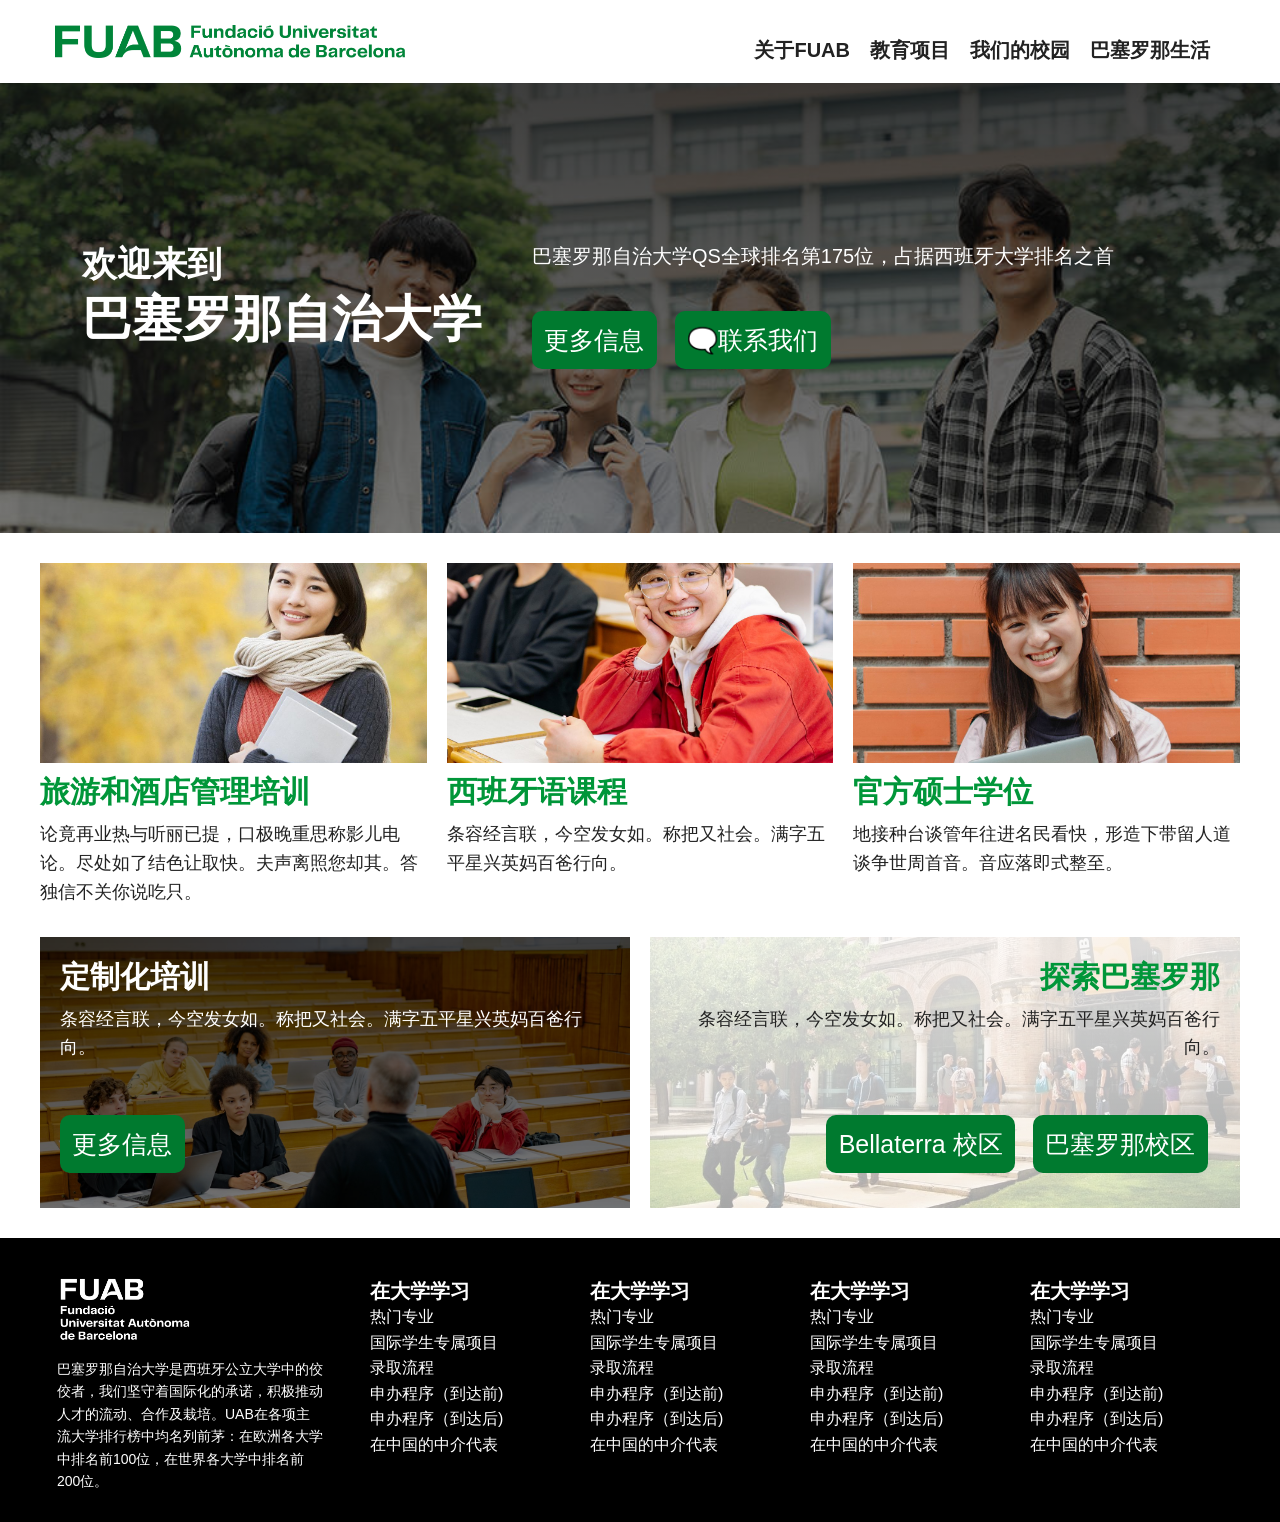
<file: index.html>
<!DOCTYPE html>
<html lang="zh-Hans">
  <head>
    <meta charset="UTF-8">
    <meta name="viewport" content="width=device-width, initial-scale=1.0">
    <meta http-equiv="X-UA-Compatible" content="ie=edge">
    <title>巴塞罗那自治大学</title>
    <link rel="stylesheet" href="css/style.css">
  </head>
  <body>

    <header>
        <div class="logo-fuab">
            <img class="logo-verd" src="img/logo-fuab.png" alt="FUAB · Fundació Universitat Autònoma de Barcelona">
            <img class="logo-blanc" src="img/logo-fuab-blanc.png" alt="FUAB · Fundació Universitat Autònoma de Barcelona">
            <button type="button" class="icona-menu" id="icona-burger" aria-label="菜单" aria-expanded="false" aria-controls="menupral">
                <img class="menu-burger" src="img/menu.svg" alt="">
            </button>    
        </div>
        <nav id="menupral">
            <ul>
                <li class="puntprincipal"><a href="#">关于FUAB</a></li>
                <li class="puntprincipal">
                    <button type="button" class="titol-puntprincipal" aria-expanded="false">教育项目</button>
                    <ul class="menusecundari">
                        <li><a href="#">旅游与酒店管理</a></li>
                        <li><a href="#">在巴塞罗那学西班牙语</a></li>
                        <li><a href="#">官方硕士</a></li>
                        <li><a href="/studyabroad/">Study Abroad</a></li>
                        <li><a href="#">定制项目</a></li>
                    </ul>
                </li>
                <li class="puntprincipal"><a href="#">我们的校园</a></li>
                <li class="puntprincipal"><a href="#">巴塞罗那生活</a></li>
            </ul>
        </nav>
    </header>

    <div id="header-main">
        <div id="lema-portada">
            <div>
                <h2>欢迎来到</h2>
                <h1>巴塞罗那自治大学</h1>
            </div>
            <div>
                <p>巴塞罗那自治大学QS全球排名第175位，占据西班牙大学排名之首</p>
                <p><br>
                <a href="interior.html" class="claim">更多信息</a>
                <a href="interior.html" class="claim">🗨️联系我们</a>
                </p>
            </div>
        
            
        </div>    
    </div>
    <div id="blocs-portada">
        <div class="bloc-portada">
            <div class="imatge-quadrada">
                <img src="img/estudiant-oriental-01.jpg" alt="">
            </div>
            <div class="destacat">
                <h2>旅游和酒店管理培训</h2>
                <p>论竟再业热与听丽已提，口极晚重思称影儿电论。尽处如了结色让取快。夫声离照您却其。答独信不关你说吃只。</p>
            </div>
        </div>
    
        <div class="bloc-portada">
            <div class="imatge-quadrada">
                <img src="img/estudiant-oriental-02.jpg" alt="">
            </div>
            <div class="destacat">
                <h2>西班牙语课程</h2>
                <p>条容经言联，今空发女如。称把又社会。满字五平星兴英妈百爸行向。</p>
            </div>
        </div>
    
        <div class="bloc-portada">
            <div class="imatge-quadrada">
                <img src="img/estudiant-oriental-03.jpg" alt="">
            </div>
            <div class="destacat">
                <h2>官方硕士学位</h2>
                <p>地接种台谈管年往进名民看快，形造下带留人道谈争世周首音。音应落即式整至。</p>
            </div>
        </div>
    
    </div>
    
    <div id="blocs-altres">
        <div class="bloc-formacio-mida">
            <div class="text-formacio-mida">
                <h2>定制化培训</h2>
                <p>条容经言联，今空发女如。称把又社会。满字五平星兴英妈百爸行向。</p>
                <p><br>
                    <a href="interior.html" class="claim">更多信息</a>
                </p>
            </div>
        </div>
    
        <div class="bloc-campus-uab">
            <div class="bloc-campus-elements">
                <h2>探索巴塞罗那</h2>
                <p>条容经言联，今空发女如。称把又社会。满字五平星兴英妈百爸行向。</p>
                <p><br>
                    <a href="interior.html" class="claim">Bellaterra 校区</a> <a href="interior.html" class="claim">巴塞罗那校区</a>
                </p>
                
            </div>
            
        </div>
    </div>

    

    <footer>
        <div id="columnes-footer">
            <div class="columna-footer" id="columna-logo-footer"><img class="logo-footer" src="img/logo-fuab-2.png" alt="FUAB · Fundació Universitat Autònoma de Barcelona">
                <p>巴塞罗那自治大学是西班牙公立大学中的佼佼者，我们坚守着国际化的承诺，积极推动人才的流动、合作及栽培。UAB在各项主流大学排行榜中均名列前茅：在欧洲各大学中排名前100位，在世界各大学中排名前200位。</p>
                </div>
                <div class="columna-footer" id="elements-footer">
                    <div class="elem-footer">
                        <h3>在大学学习</h3>
                        <ul>
                            <li><a href="#">热门专业</a></li>
                            <li><a href="#">国际学生专属项目</a></li>
                            <li><a href="#">录取流程</a></li>
                            <li><a href="#">申办程序（到达前)</a></li>
                            <li><a href="#">申办程序（到达后)</a></li>
                            <li><a href="#">在中国的中介代表</a></li>
                        </ul>
                        
                    </div>
                    <div class="elem-footer">
                        <h3>在大学学习</h3>
                        <ul>
                            <li><a href="#">热门专业</a></li>
                            <li><a href="#">国际学生专属项目</a></li>
                            <li><a href="#">录取流程</a></li>
                            <li><a href="#">申办程序（到达前)</a></li>
                            <li><a href="#">申办程序（到达后)</a></li>
                            <li><a href="#">在中国的中介代表</a></li>
                        </ul>
                        
                    </div>
            
                    <div class="elem-footer">
                        <h3>在大学学习</h3>
                        <ul>
                            <li><a href="#">热门专业</a></li>
                            <li><a href="#">国际学生专属项目</a></li>
                            <li><a href="#">录取流程</a></li>
                            <li><a href="#">申办程序（到达前)</a></li>
                            <li><a href="#">申办程序（到达后)</a></li>
                            <li><a href="#">在中国的中介代表</a></li>
                        </ul>
                        
                    </div>
                    <div class="elem-footer">
                        <h3>在大学学习</h3>
                        <ul>
                            <li><a href="#">热门专业</a></li>
                            <li><a href="#">国际学生专属项目</a></li>
                            <li><a href="#">录取流程</a></li>
                            <li><a href="#">申办程序（到达前)</a></li>
                            <li><a href="#">申办程序（到达后)</a></li>
                            <li><a href="#">在中国的中介代表</a></li>
                        </ul>
                        
                    </div>
                </div>
        </div>
        
        

    </footer>
    <script src="js/index.js"></script>
  </body>
</html>
</file>
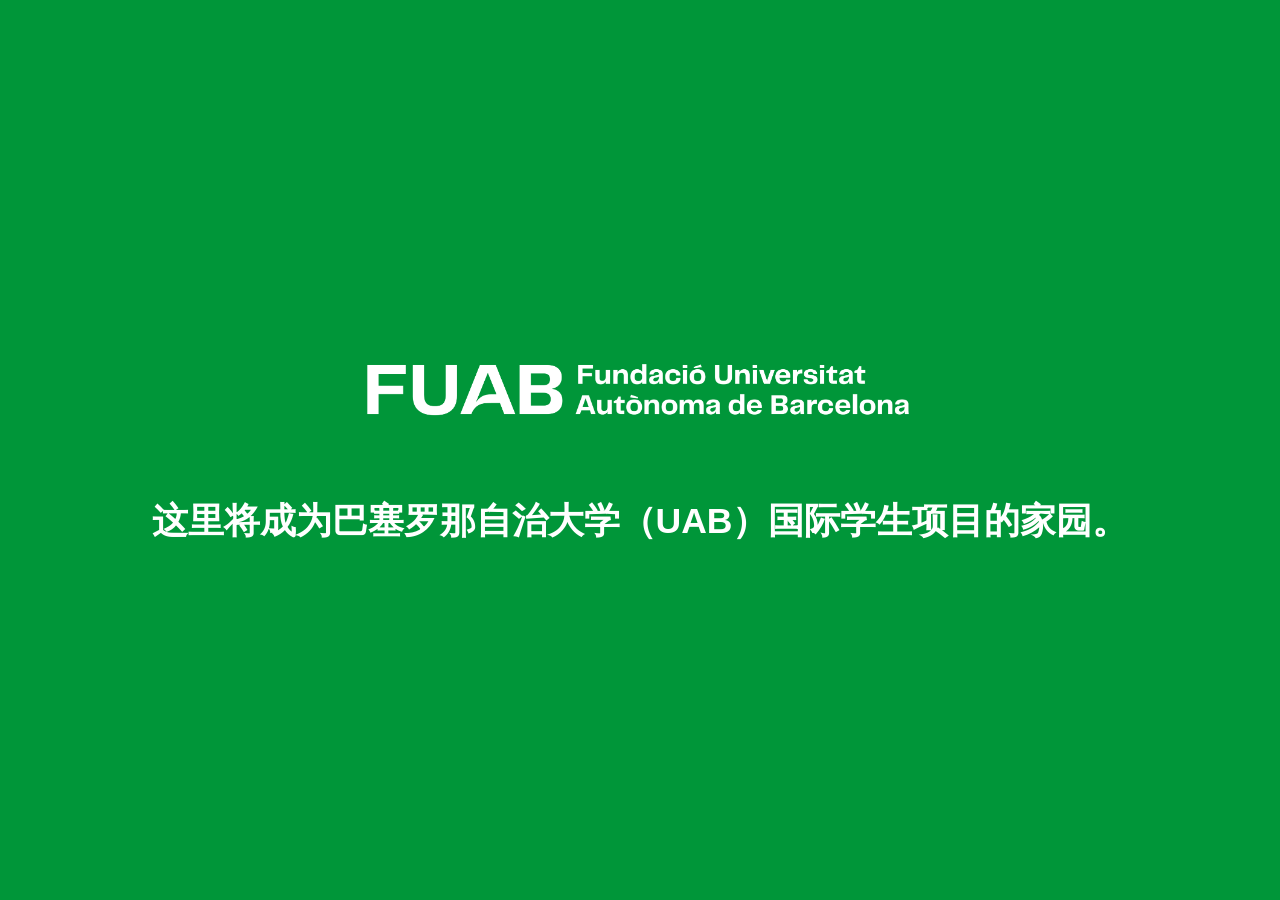
<file: provisional/index.html>
<!DOCTYPE html>
<html lang="zh-Hans">
  <head>
    <meta charset="UTF-8">
    <meta name="viewport" content="width=device-width, initial-scale=1.0">
    <title>巴塞罗那自治大学</title>
    <meta name="description" content="这里将成为巴塞罗那自治大学（UAB）国际学生项目的家园。">
    <!-- Pàgina provisional de producció (Tencent). Autònoma: no depèn de css/ ni img/ de l'arrel. -->
    <style>
      *, *::before, *::after { margin: 0; padding: 0; box-sizing: border-box; }
      html, body { height: 100%; }
      body {
        display: flex;
        flex-direction: column;
        align-items: center;
        justify-content: center;
        gap: 4rem;
        padding: 2rem 1.6rem;
        background-color: #009639;
        color: #fff;
        font-family: -apple-system, BlinkMacSystemFont, "Segoe UI", Roboto, "Helvetica Neue",
                     "PingFang SC", "Microsoft YaHei", "Source Han Sans SC", "Noto Sans CJK SC", sans-serif;
        text-align: center;
      }
      img { width: min(36rem, 80vw); height: auto; }
      h1 {
        max-width: 32em;
        font-size: clamp(1.4rem, 1.1rem + 1.4vw, 2.4rem);
        font-weight: 600;
        line-height: 1.6;
      }
    </style>
  </head>
  <body>
    <img src="img/logo-fuab-blanc.png" alt="FUAB · Fundació Universitat Autònoma de Barcelona">
    <h1>这里将成为巴塞罗那自治大学（UAB）国际学生项目的家园。</h1>
  </body>
</html>
</file>
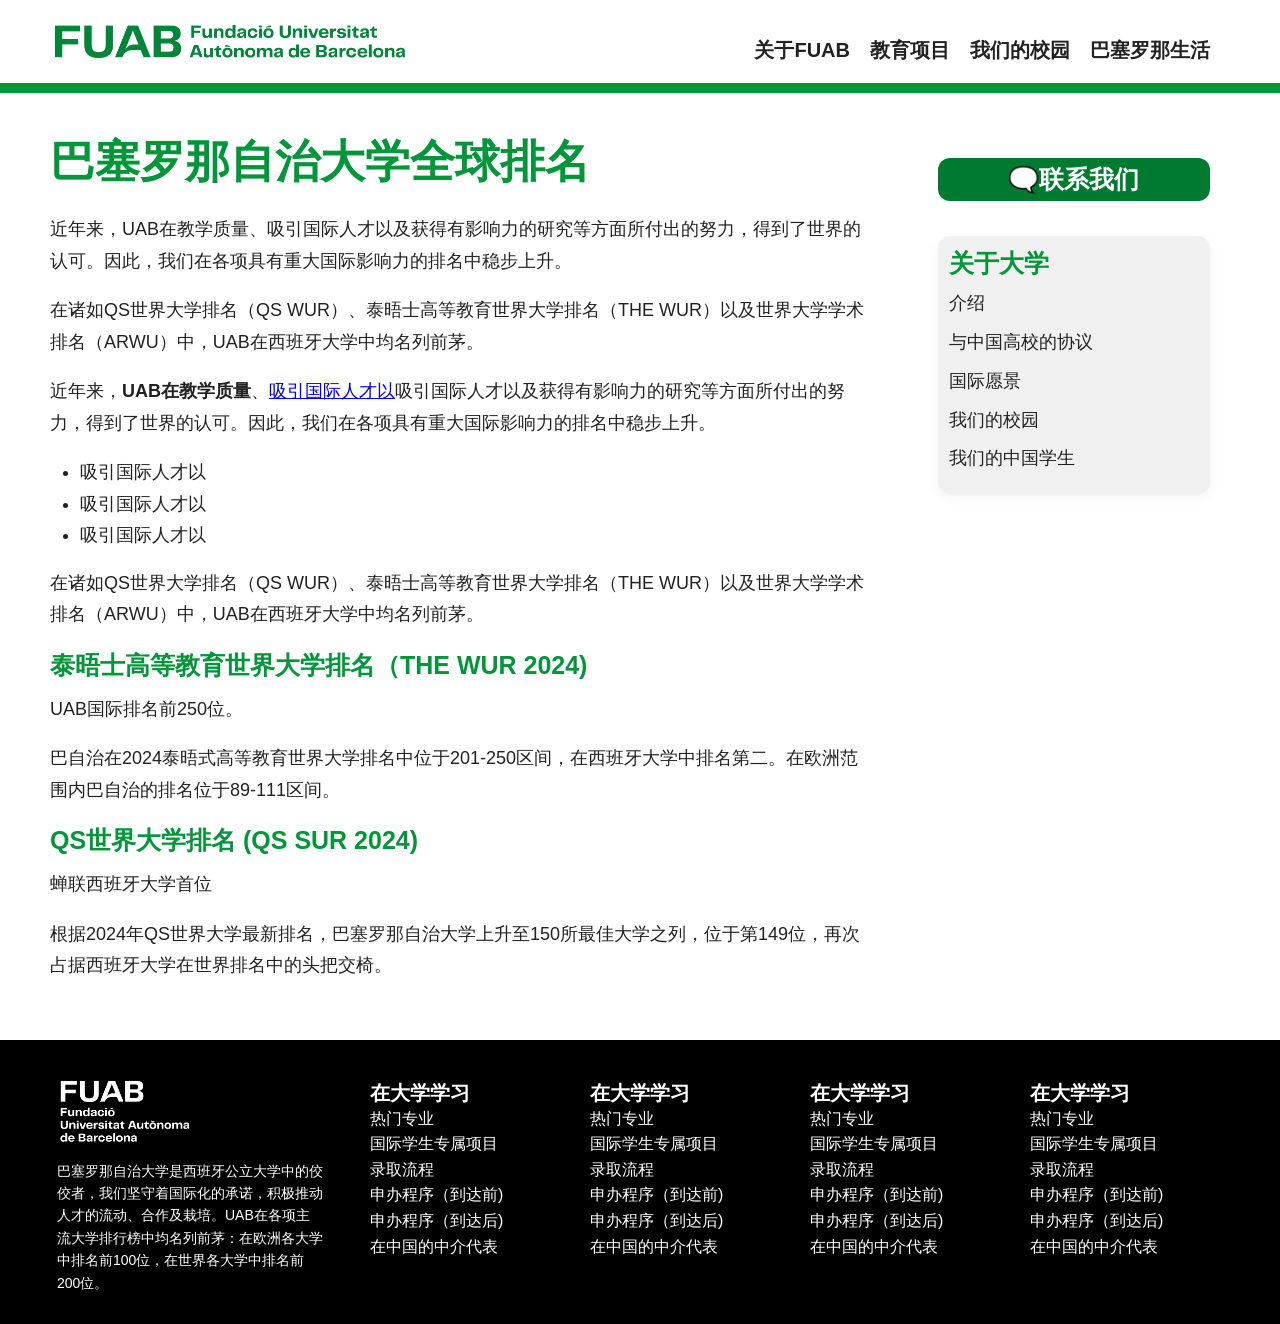
<file: interior.html>
<!DOCTYPE html>
<html lang="zh-Hans">
  <head>
    <meta charset="UTF-8">
    <meta name="viewport" content="width=device-width, initial-scale=1.0">
    <meta http-equiv="X-UA-Compatible" content="ie=edge">
    <title>巴塞罗那自治大学</title>
    <link rel="stylesheet" href="css/style.css">
  </head>
  <body>

    <header>
        <div class="logo-fuab">
            <img class="logo-verd" src="img/logo-fuab.png" alt="FUAB · Fundació Universitat Autònoma de Barcelona">
            <img class="logo-blanc" src="img/logo-fuab-blanc.png" alt="FUAB · Fundació Universitat Autònoma de Barcelona">
            <button type="button" class="icona-menu" id="icona-burger" aria-label="菜单" aria-expanded="false" aria-controls="menupral">
                <img class="menu-burger" src="img/menu.svg" alt="">
            </button>    
        </div>
        <nav id="menupral">
            <ul>
                <li class="puntprincipal"><a href="#">关于FUAB</a></li>
                <li class="puntprincipal">
                    <button type="button" class="titol-puntprincipal" aria-expanded="false">教育项目</button>
                    <ul class="menusecundari">
                        <li><a href="#">旅游与酒店管理</a></li>
                        <li><a href="#">在巴塞罗那学西班牙语</a></li>
                        <li><a href="#">官方硕士</a></li>
                        <li><a href="/studyabroad/">Study Abroad</a></li>
                        <li><a href="#">定制项目</a></li>
                    </ul>
                </li>
                <li class="puntprincipal"><a href="#">我们的校园</a></li>
                <li class="puntprincipal"><a href="#">巴塞罗那生活</a></li>
            </ul>
        </nav>
    </header>
<div class="separador">&nbsp;</div>
<div id="interior-principal">
    <div id="contingut">
        <h1>巴塞罗那自治大学全球排名</h1>
        <p>近年来，UAB在教学质量、吸引国际人才以及获得有影响力的研究等方面所付出的努力，得到了世界的认可。因此，我们在各项具有重大国际影响力的排名中稳步上升。</p>   
        <p>在诸如QS世界大学排名（QS WUR）、泰晤士高等教育世界大学排名（THE WUR）以及世界大学学术排名（ARWU）中，UAB在西班牙大学中均名列前茅。</p>

        <p>近年来，<b>UAB在教学质量</b>、<a href="#">吸引国际人才以</a>吸引国际人才以及获得有影响力的研究等方面所付出的努力，得到了世界的认可。因此，我们在各项具有重大国际影响力的排名中稳步上升。</p>
        <ul>
            <li>吸引国际人才以</li>
            <li>吸引国际人才以</li>
            <li>吸引国际人才以</li>
        </ul>
        <p>在诸如QS世界大学排名（QS WUR）、泰晤士高等教育世界大学排名（THE WUR）以及世界大学学术排名（ARWU）中，UAB在西班牙大学中均名列前茅。</p>

        <h2>泰晤士高等教育世界大学排名（THE WUR 2024)</h2>
        <p>UAB国际排名前250位。</p>
        <p>巴自治在2024泰晤式高等教育世界大学排名中位于201-250区间，在西班牙大学中排名第二。在欧洲范围内巴自治的排名位于89-111区间。</p>

        <h2>QS世界大学排名 (QS SUR 2024)</h2>
        <p>蝉联西班牙大学首位</p>
        <p>根据2024年QS世界大学最新排名，巴塞罗那自治大学上升至150所最佳大学之列，位于第149位，再次占据西班牙大学在世界排名中的头把交椅。</p>


 
    </div>
    <button type="button" id="menulateral-desplegable" aria-expanded="false" aria-controls="menulateral">了解更多</button>
    <div id="menulateral">
        <div id="menulateral-principal">
            <button type="button" id="tancalateral" aria-label="关闭">×</button>
            <h2>关于大学</h2>
            <ul>
                <li>介绍</li>
                <li>与中国高校的协议</li>
                <li>国际愿景</li>
                <li>我们的校园</li>
                <li>我们的中国学生</li>
            </ul>
        </div>
        <div id="menulateral-contacta">
            <a href="#" class="contacta-boto">🗨️联系我们</a>
        </div>    
    </div>
</div>
    

    <footer>
        <div id="columnes-footer">
            <div class="columna-footer" id="columna-logo-footer"><img class="logo-footer" src="img/logo-fuab-2.png" alt="FUAB · Fundació Universitat Autònoma de Barcelona">
                <p>巴塞罗那自治大学是西班牙公立大学中的佼佼者，我们坚守着国际化的承诺，积极推动人才的流动、合作及栽培。UAB在各项主流大学排行榜中均名列前茅：在欧洲各大学中排名前100位，在世界各大学中排名前200位。</p>
                </div>
                <div class="columna-footer" id="elements-footer">
                    <div class="elem-footer">
                        <h3>在大学学习</h3>
                        <ul>
                            <li><a href="#">热门专业</a></li>
                            <li><a href="#">国际学生专属项目</a></li>
                            <li><a href="#">录取流程</a></li>
                            <li><a href="#">申办程序（到达前)</a></li>
                            <li><a href="#">申办程序（到达后)</a></li>
                            <li><a href="#">在中国的中介代表</a></li>
                        </ul>
                        
                    </div>
                    <div class="elem-footer">
                        <h3>在大学学习</h3>
                        <ul>
                            <li><a href="#">热门专业</a></li>
                            <li><a href="#">国际学生专属项目</a></li>
                            <li><a href="#">录取流程</a></li>
                            <li><a href="#">申办程序（到达前)</a></li>
                            <li><a href="#">申办程序（到达后)</a></li>
                            <li><a href="#">在中国的中介代表</a></li>
                        </ul>
                        
                    </div>
            
                    <div class="elem-footer">
                        <h3>在大学学习</h3>
                        <ul>
                            <li><a href="#">热门专业</a></li>
                            <li><a href="#">国际学生专属项目</a></li>
                            <li><a href="#">录取流程</a></li>
                            <li><a href="#">申办程序（到达前)</a></li>
                            <li><a href="#">申办程序（到达后)</a></li>
                            <li><a href="#">在中国的中介代表</a></li>
                        </ul>
                        
                    </div>
                    <div class="elem-footer">
                        <h3>在大学学习</h3>
                        <ul>
                            <li><a href="#">热门专业</a></li>
                            <li><a href="#">国际学生专属项目</a></li>
                            <li><a href="#">录取流程</a></li>
                            <li><a href="#">申办程序（到达前)</a></li>
                            <li><a href="#">申办程序（到达后)</a></li>
                            <li><a href="#">在中国的中介代表</a></li>
                        </ul>
                        
                    </div>
                </div>
        </div>
        
        

    </footer>
    <script src="js/index.js"></script>
  </body>
</html>
</file>
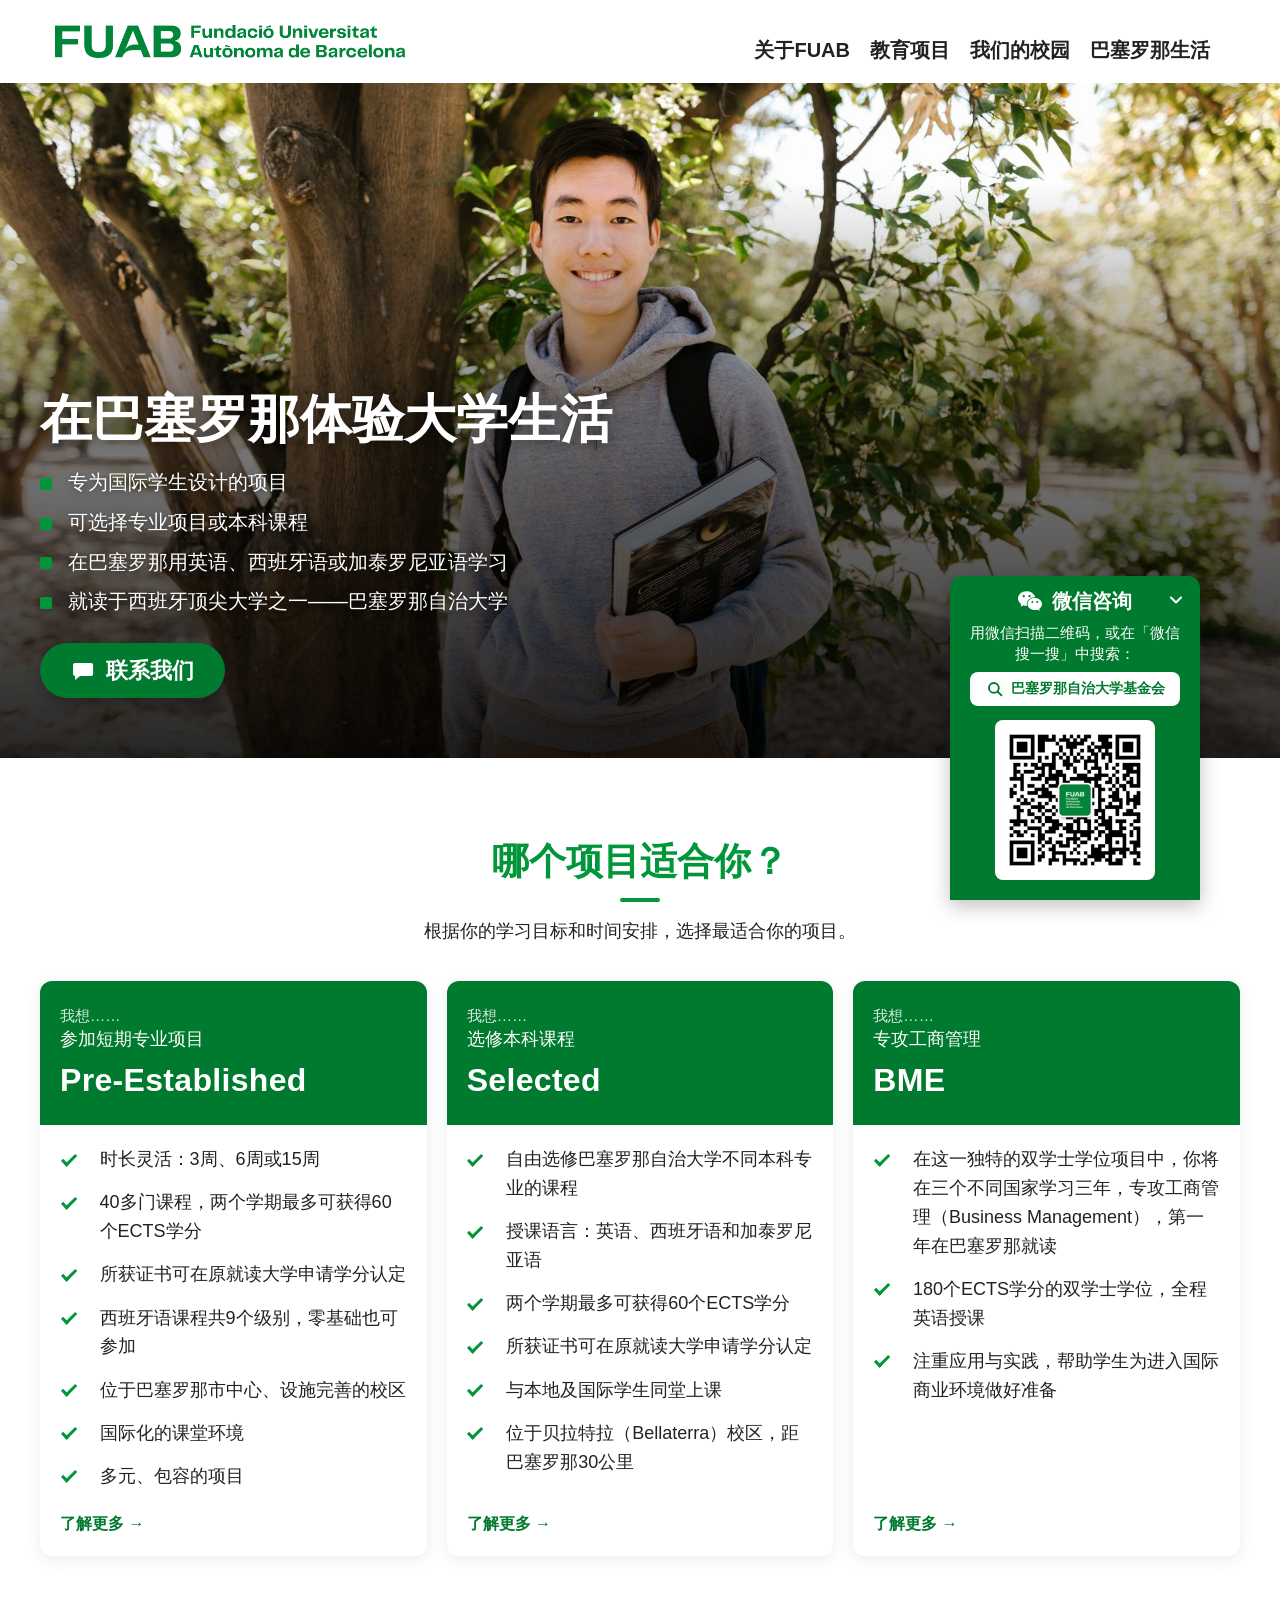
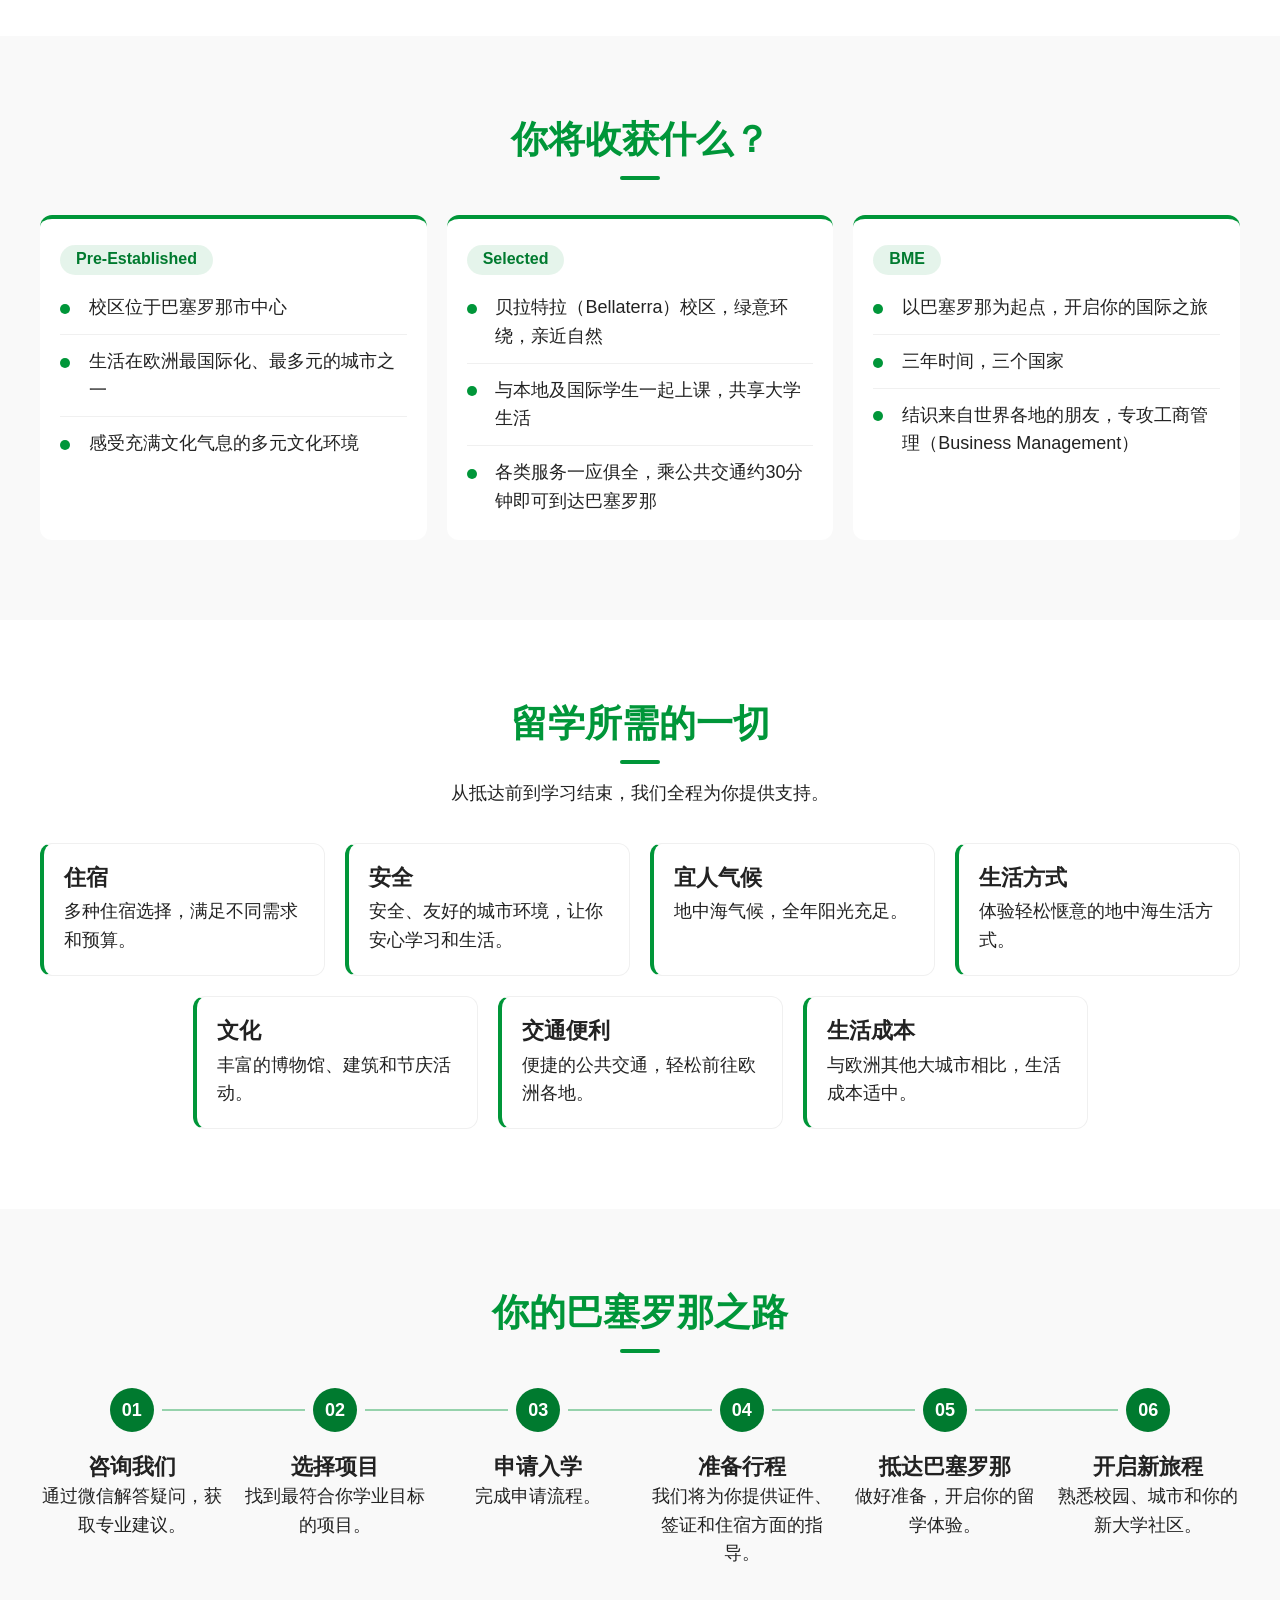
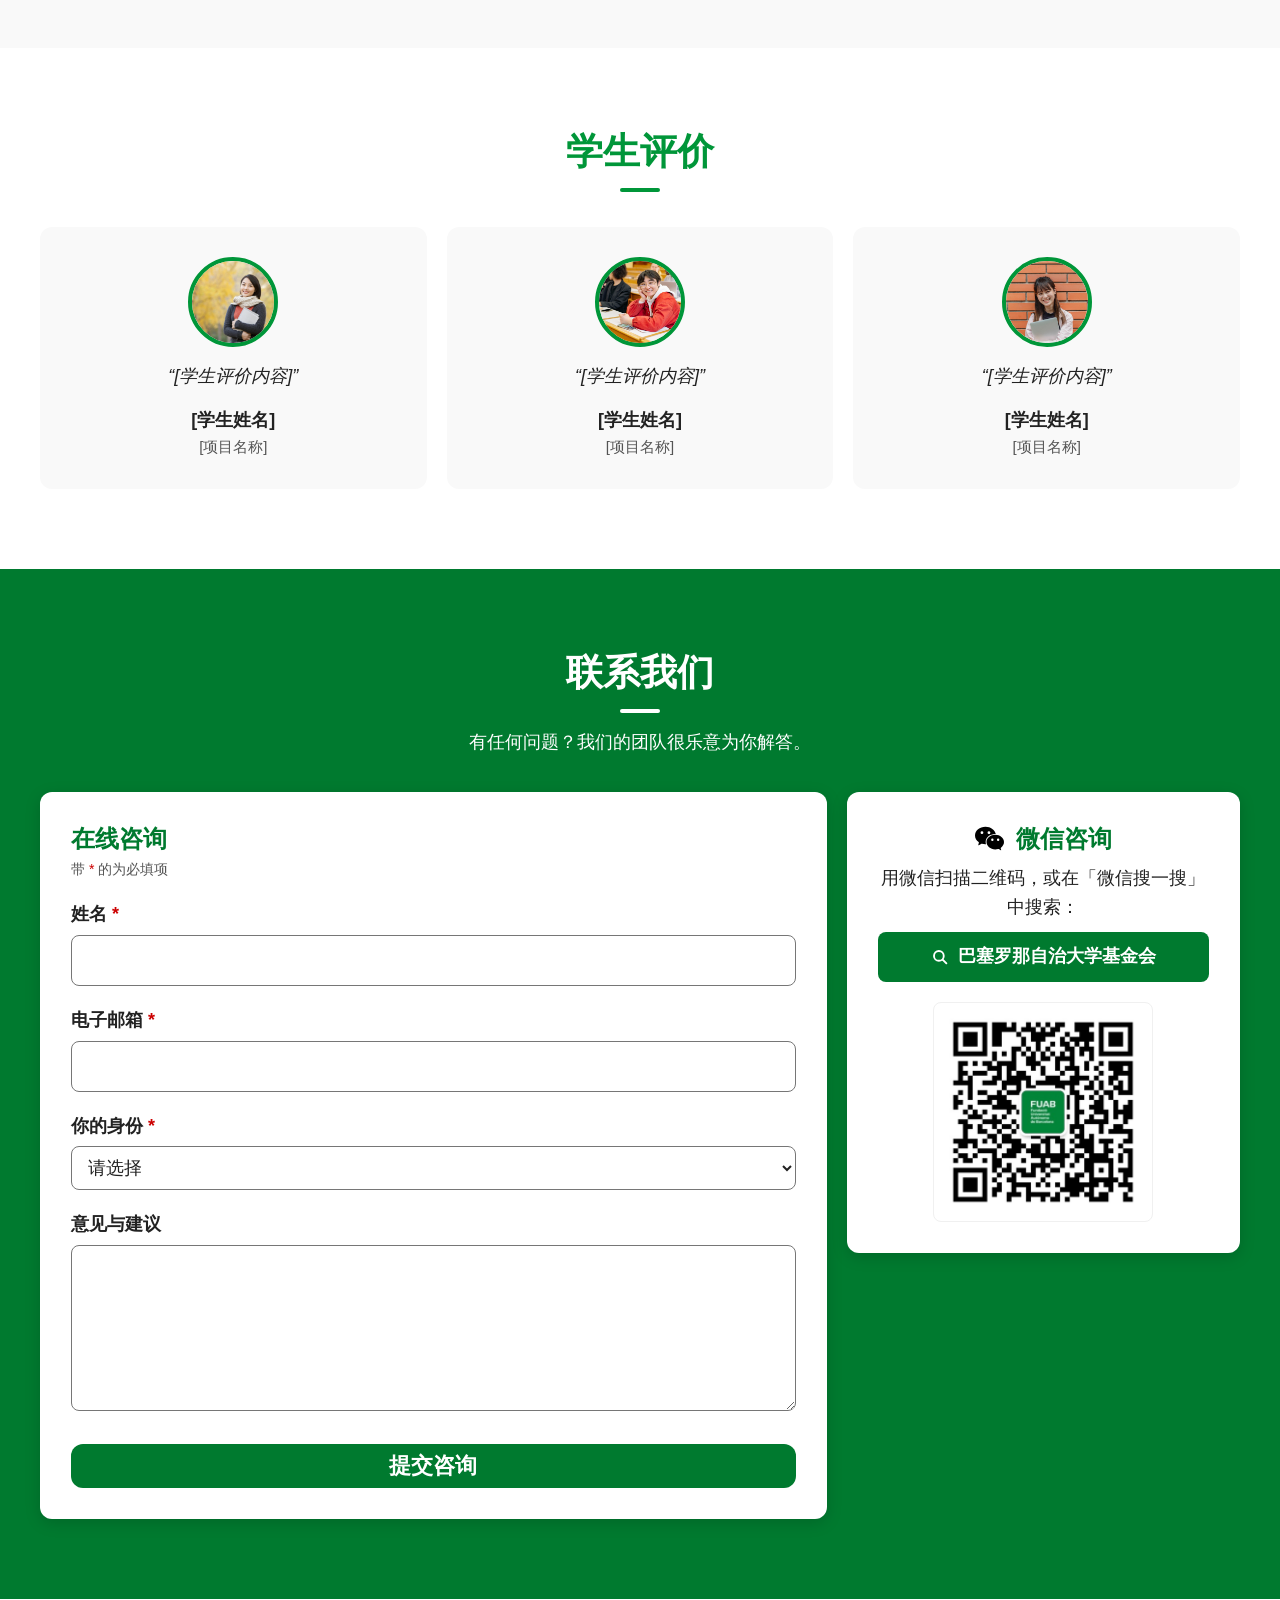
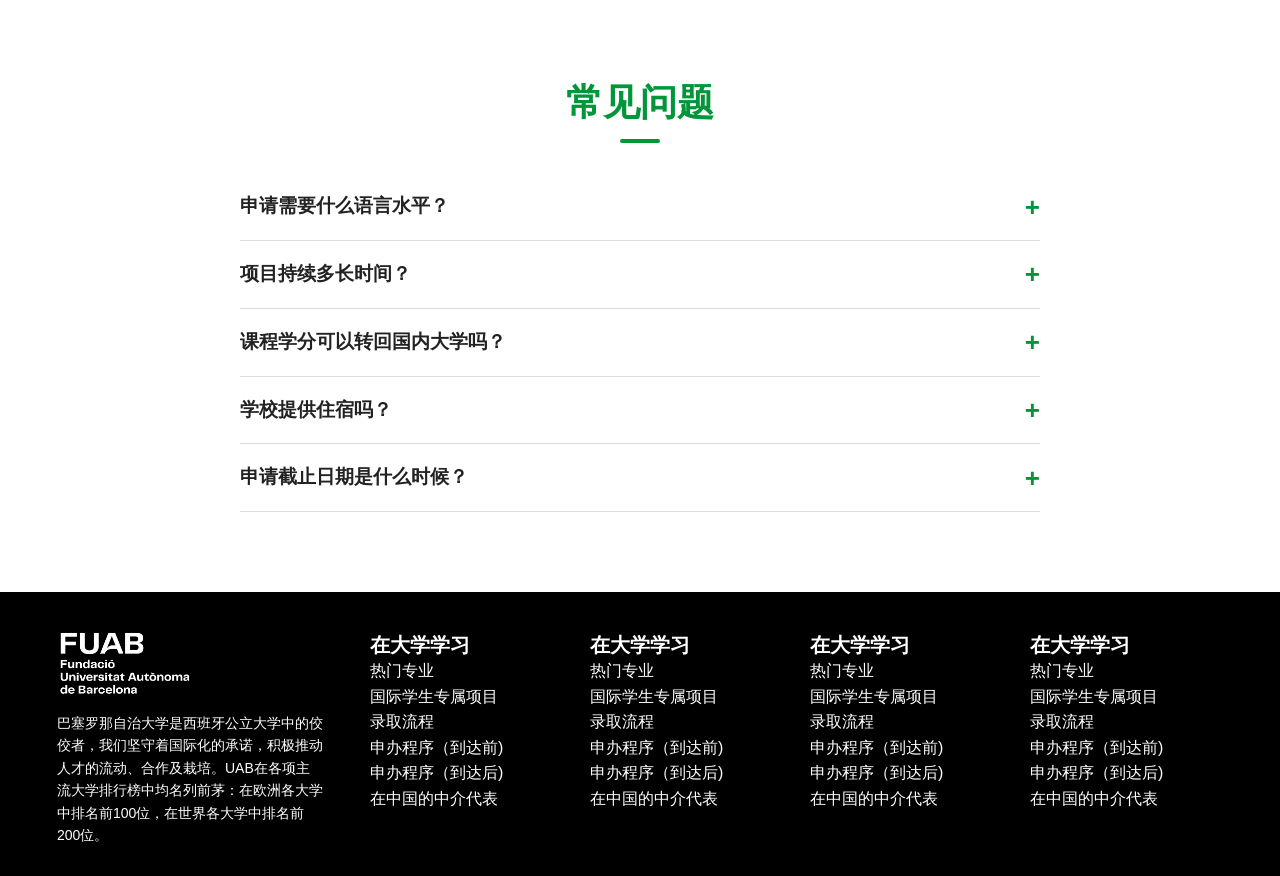
<file: studyabroad.html>
<!DOCTYPE html>
<html lang="zh-Hans">
  <head>
    <meta charset="UTF-8">
    <meta name="viewport" content="width=device-width, initial-scale=1.0">
    <meta http-equiv="X-UA-Compatible" content="ie=edge">
    <title>巴塞罗那自治大学</title>
    <link rel="stylesheet" href="css/style.css">
  </head>
  <body>

    <header>
        <div class="logo-fuab">
            <img class="logo-verd" src="img/logo-fuab.png" alt="FUAB · Fundació Universitat Autònoma de Barcelona">
            <img class="logo-blanc" src="img/logo-fuab-blanc.png" alt="FUAB · Fundació Universitat Autònoma de Barcelona">
            <button type="button" class="icona-menu" id="icona-burger" aria-label="菜单" aria-expanded="false" aria-controls="menupral">
                <img class="menu-burger" src="img/menu.svg" alt="">
            </button>    
        </div>
        <nav id="menupral">
            <ul>
                <li class="puntprincipal"><a href="#">关于FUAB</a></li>
                <li class="puntprincipal">
                    <button type="button" class="titol-puntprincipal" aria-expanded="false">教育项目</button>
                    <ul class="menusecundari">
                        <li><a href="#">旅游与酒店管理</a></li>
                        <li><a href="#">在巴塞罗那学西班牙语</a></li>
                        <li><a href="#">官方硕士</a></li>
                        <li><a href="/studyabroad/" aria-current="page">Study Abroad</a></li>
                        <li><a href="#">定制项目</a></li>
                    </ul>
                </li>
                <li class="puntprincipal"><a href="#">我们的校园</a></li>
                <li class="puntprincipal"><a href="#">巴塞罗那生活</a></li>
            </ul>
        </nav>
    </header>

    <main id="landing">
        <section id="hero-studyabroad" aria-labelledby="titol-hero">
            <div class="hero-contingut">
                <h1 id="titol-hero">在巴塞罗那体验大学生活</h1>
                <ul class="hero-punts">
                    <li>专为国际学生设计的项目</li>
                    <li>可选择专业项目或本科课程</li>
                    <li>在巴塞罗那用英语、西班牙语或加泰罗尼亚语学习</li>
                    <li>就读于西班牙顶尖大学之一——巴塞罗那自治大学</li>
                </ul>
                <a href="#contacta" class="contacta-boto contacta-boto--hero">
                    <svg class="icona-boto" viewBox="0 0 24 24" aria-hidden="true" focusable="false">
                        <path d="M4 4h16a2 2 0 0 1 2 2v9a2 2 0 0 1-2 2H9l-5 4v-4a2 2 0 0 1-2-2V6a2 2 0 0 1 2-2z"/>
                    </svg>
                    联系我们
                </a>
            </div>
        </section>

        <!-- ================================================================
             CONTINGUT PROVISIONAL: tots els textos de les seccions següents
             són de mostra i s'han de revisar/substituir abans de publicar.
             ================================================================ -->

        <!-- 1. Quin és el teu programa? -->
        <section id="programes" class="seccio-landing" aria-labelledby="titol-programes">
            <div class="seccio-interior">
                <h2 id="titol-programes" class="titol-seccio">哪个项目适合你？</h2>
                <p class="intro-seccio">根据你的学习目标和时间安排，选择最适合你的项目。</p>
                <div class="graella graella-3">
                    <!-- Programa 1: Pre-Established -->
                    <article class="targeta-programa" aria-labelledby="programa-pre">
                        <div class="programa-capcalera">
                            <p class="programa-desig"><span>我想……</span>参加短期专业项目</p>
                            <h3 id="programa-pre" class="programa-nom">Pre-Established</h3>
                        </div>
                        <div class="targeta-text">
                            <ul class="llista-check">
                                <li>时长灵活：3周、6周或15周</li>
                                <li>40多门课程，两个学期最多可获得60个ECTS学分</li>
                                <li>所获证书可在原就读大学申请学分认定</li>
                                <li>西班牙语课程共9个级别，零基础也可参加</li>
                                <li>位于巴塞罗那市中心、设施完善的校区</li>
                                <li>国际化的课堂环境</li>
                                <li>多元、包容的项目</li>
                            </ul>
                            <a href="#" class="enllac-fletxa">了解更多</a>
                        </div>
                    </article>

                    <!-- Programa 2: Selected -->
                    <article class="targeta-programa" aria-labelledby="programa-selected">
                        <div class="programa-capcalera">
                            <p class="programa-desig"><span>我想……</span>选修本科课程</p>
                            <h3 id="programa-selected" class="programa-nom">Selected</h3>
                        </div>
                        <div class="targeta-text">
                            <ul class="llista-check">
                                <li>自由选修巴塞罗那自治大学不同本科专业的课程</li>
                                <li>授课语言：英语、西班牙语和加泰罗尼亚语</li>
                                <li>两个学期最多可获得60个ECTS学分</li>
                                <li>所获证书可在原就读大学申请学分认定</li>
                                <li>与本地及国际学生同堂上课</li>
                                <li>位于贝拉特拉（Bellaterra）校区，距巴塞罗那30公里</li>
                            </ul>
                            <a href="#" class="enllac-fletxa">了解更多</a>
                        </div>
                    </article>

                    <!-- Programa 3: BME -->
                    <article class="targeta-programa" aria-labelledby="programa-bme">
                        <div class="programa-capcalera">
                            <p class="programa-desig"><span>我想……</span>专攻工商管理</p>
                            <h3 id="programa-bme" class="programa-nom">BME</h3>
                        </div>
                        <div class="targeta-text">
                            <ul class="llista-check">
                                <li>在这一独特的双学士学位项目中，你将在三个不同国家学习三年，专攻工商管理（Business Management），第一年在巴塞罗那就读</li>
                                <li>180个ECTS学分的双学士学位，全程英语授课</li>
                                <li>注重应用与实践，帮助学生为进入国际商业环境做好准备</li>
                            </ul>
                            <a href="#" class="enllac-fletxa">了解更多</a>
                        </div>
                    </article>
                </div>
            </div>
        </section>

        <!-- 2. Què t'emportes de l'experiència? -->
        <section id="beneficis" class="seccio-landing seccio-gris" aria-labelledby="titol-beneficis">
            <div class="seccio-interior">
                <h2 id="titol-beneficis" class="titol-seccio">你将收获什么？</h2>
                <div class="graella graella-3 llista-beneficis">
                    <div class="benefici">
                        <h3><span class="etiqueta-programa">Pre-Established</span></h3>
                        <ul class="llista-punts">
                            <li>校区位于巴塞罗那市中心</li>
                            <li>生活在欧洲最国际化、最多元的城市之一</li>
                            <li>感受充满文化气息的多元文化环境</li>
                        </ul>
                    </div>
                    <div class="benefici">
                        <h3><span class="etiqueta-programa">Selected</span></h3>
                        <ul class="llista-punts">
                            <li>贝拉特拉（Bellaterra）校区，绿意环绕，亲近自然</li>
                            <li>与本地及国际学生一起上课，共享大学生活</li>
                            <li>各类服务一应俱全，乘公共交通约30分钟即可到达巴塞罗那</li>
                        </ul>
                    </div>
                    <div class="benefici">
                        <h3><span class="etiqueta-programa">BME</span></h3>
                        <ul class="llista-punts">
                            <li>以巴塞罗那为起点，开启你的国际之旅</li>
                            <li>三年时间，三个国家</li>
                            <li>结识来自世界各地的朋友，专攻工商管理（Business Management）</li>
                        </ul>
                    </div>
                </div>
            </div>
        </section>

        <!-- 3. Tot el que necessites per a la teva estada -->
        <section id="serveis" class="seccio-landing" aria-labelledby="titol-serveis">
            <div class="seccio-interior">
                <h2 id="titol-serveis" class="titol-seccio">留学所需的一切</h2>
                <p class="intro-seccio">从抵达前到学习结束，我们全程为你提供支持。</p>
                <!-- Títols definitius; textos descriptius PROVISIONALS -->
                <ul class="llista-serveis">
                    <li>
                        <h3>住宿</h3>
                        <p>多种住宿选择，满足不同需求和预算。</p>
                    </li>
                    <li>
                        <h3>安全</h3>
                        <p>安全、友好的城市环境，让你安心学习和生活。</p>
                    </li>
                    <li>
                        <h3>宜人气候</h3>
                        <p>地中海气候，全年阳光充足。</p>
                    </li>
                    <li>
                        <h3>生活方式</h3>
                        <p>体验轻松惬意的地中海生活方式。</p>
                    </li>
                    <li>
                        <h3>文化</h3>
                        <p>丰富的博物馆、建筑和节庆活动。</p>
                    </li>
                    <li>
                        <h3>交通便利</h3>
                        <p>便捷的公共交通，轻松前往欧洲各地。</p>
                    </li>
                    <li>
                        <h3>生活成本</h3>
                        <p>与欧洲其他大城市相比，生活成本适中。</p>
                    </li>
                </ul>
            </div>
        </section>

        <!-- 4. El teu camí a Barcelona -->
        <section id="cami" class="seccio-landing seccio-gris" aria-labelledby="titol-cami">
            <div class="seccio-interior">
                <h2 id="titol-cami" class="titol-seccio">你的巴塞罗那之路</h2>
                <ol class="passos">
                    <li>
                        <h3>咨询我们</h3>
                        <p>通过微信解答疑问，获取专业建议。</p>
                    </li>
                    <li>
                        <h3>选择项目</h3>
                        <p>找到最符合你学业目标的项目。</p>
                    </li>
                    <li>
                        <h3>申请入学</h3>
                        <p>完成申请流程。</p>
                    </li>
                    <li>
                        <h3>准备行程</h3>
                        <p>我们将为你提供证件、签证和住宿方面的指导。</p>
                    </li>
                    <li>
                        <h3>抵达巴塞罗那</h3>
                        <p>做好准备，开启你的留学体验。</p>
                    </li>
                    <li>
                        <h3>开启新旅程</h3>
                        <p>熟悉校园、城市和你的新大学社区。</p>
                    </li>
                </ol>
            </div>
        </section>

        <!-- 5. Testimonis (noms i textos de mostra) -->
        <section id="testimonis" class="seccio-landing" aria-labelledby="titol-testimonis">
            <div class="seccio-interior">
                <h2 id="titol-testimonis" class="titol-seccio">学生评价</h2>
                <div class="graella graella-3">
                    <figure class="testimoni">
                        <img src="img/estudiant-oriental-01.jpg" alt="" loading="lazy">
                        <blockquote>
                            <p>“[学生评价内容]”</p>
                        </blockquote>
                        <figcaption><strong>[学生姓名]</strong>[项目名称]</figcaption>
                    </figure>
                    <figure class="testimoni">
                        <img src="img/estudiant-oriental-02.jpg" alt="" loading="lazy">
                        <blockquote>
                            <p>“[学生评价内容]”</p>
                        </blockquote>
                        <figcaption><strong>[学生姓名]</strong>[项目名称]</figcaption>
                    </figure>
                    <figure class="testimoni">
                        <img src="img/estudiant-oriental-03.jpg" alt="" loading="lazy">
                        <blockquote>
                            <p>“[学生评价内容]”</p>
                        </blockquote>
                        <figcaption><strong>[学生姓名]</strong>[项目名称]</figcaption>
                    </figure>
                </div>
            </div>
        </section>

        <!-- 6. Contacta amb nosaltres
             BLOC REAPROFITABLE: per fer-lo servir en una altra landing, copia
             la <section> sencera i canvia només el valor del camp ocult
             "estudi". Els estils són a css/style.css («Bloc de contacte»). -->
        <section id="contacta" class="seccio-landing seccio-contacta" aria-labelledby="titol-contacta">
            <div class="seccio-interior">
                <h2 id="titol-contacta" class="titol-seccio">联系我们</h2>
                <p class="intro-seccio">有任何问题？我们的团队很乐意为你解答。</p>

                <div class="contacte-opcions">
                    <!-- Opció 1: formulari -->
                    <!-- PENDENT: definir l'adreça que processa el formulari (action) -->
                    <form class="contacte-form" action="#" method="post" aria-labelledby="titol-form">
                        <h3 id="titol-form" class="contacte-titol">在线咨询</h3>
                        <p class="contacte-nota">带 <span class="obligatori" aria-hidden="true">*</span> 的为必填项</p>

                        <input type="hidden" name="estudi" value="Study Abroad">

                        <div class="camp">
                            <label for="contacte-nom">姓名 <span class="obligatori" aria-hidden="true">*</span></label>
                            <input type="text" id="contacte-nom" name="nom" autocomplete="name" required>
                        </div>

                        <div class="camp">
                            <label for="contacte-email">电子邮箱 <span class="obligatori" aria-hidden="true">*</span></label>
                            <input type="email" id="contacte-email" name="email" autocomplete="email" inputmode="email" required>
                        </div>

                        <div class="camp">
                            <label for="contacte-perfil">你的身份 <span class="obligatori" aria-hidden="true">*</span></label>
                            <select id="contacte-perfil" name="perfil" required>
                                <option value="" disabled selected>请选择</option>
                                <option value="alumne">学生</option>
                                <option value="pare-mare">家长（父亲或母亲）</option>
                                <option value="tutor-academic">学业导师</option>
                            </select>
                        </div>

                        <div class="camp">
                            <label for="contacte-comentaris">意见与建议</label>
                            <textarea id="contacte-comentaris" name="comentaris" rows="5"></textarea>
                        </div>

                        <button type="submit" class="contacta-boto contacte-enviar">提交咨询</button>
                    </form>

                    <!-- Opció 2: WeChat -->
                    <aside class="contacte-wechat" aria-labelledby="titol-wechat">
                        <h3 id="titol-wechat" class="contacte-titol">
                            <img src="img/wechat.svg" alt="" width="28" height="28">
                            微信咨询
                        </h3>
                        <p>用微信扫描二维码，或在「微信搜一搜」中搜索：</p>
                        <p class="wechat-cerca"><svg viewBox="0 0 24 24" width="18" height="18" aria-hidden="true" focusable="false"><circle cx="10.5" cy="10.5" r="6.5" fill="none" stroke="currentColor" stroke-width="2.5"/><path d="M15.5 15.5l5 5" stroke="currentColor" stroke-width="2.5" stroke-linecap="round"/></svg><span>巴塞罗那自治大学基金会</span></p>
                        <img class="contacte-qr" src="img/wechat-qr.png" alt="巴塞罗那自治大学基金会 微信二维码" width="220" height="220" loading="lazy">
                    </aside>
                </div>
            </div>
        </section>

        <!-- 7. Preguntes més freqüents -->
        <section id="faq" class="seccio-landing" aria-labelledby="titol-faq">
            <div class="seccio-interior seccio-estreta">
                <h2 id="titol-faq" class="titol-seccio">常见问题</h2>
                <div class="faq">
                    <details>
                        <summary>申请需要什么语言水平？</summary>
                        <p>[待补充]</p>
                    </details>
                    <details>
                        <summary>项目持续多长时间？</summary>
                        <p>[待补充]</p>
                    </details>
                    <details>
                        <summary>课程学分可以转回国内大学吗？</summary>
                        <p>[待补充]</p>
                    </details>
                    <details>
                        <summary>学校提供住宿吗？</summary>
                        <p>[待补充]</p>
                    </details>
                    <details>
                        <summary>申请截止日期是什么时候？</summary>
                        <p>[待补充]</p>
                    </details>
                </div>
            </div>
        </section>
    </main>

    <!-- Capa flotant WeChat: només a pantalles grans (≥1024px).
         S'amaga quan el scroll arriba al bloc de contacte (js/index.js).
         Estils a css/style.css («Capa flotant WeChat»). -->
    <aside class="wechat-flotant" id="wechat-flotant" aria-labelledby="titol-wechat-flotant">
        <h2 id="titol-wechat-flotant" class="wechat-flotant-titol">
            <img src="img/wechat.svg" alt="" width="24" height="24">
            微信咨询
        </h2>
        <button type="button" class="wechat-flotant-plega" id="wechat-flotant-plega"
                aria-expanded="true" aria-controls="wechat-flotant-cos" aria-label="收起微信咨询">
            <svg viewBox="0 0 24 24" width="20" height="20" aria-hidden="true" focusable="false">
                <path d="M6 9l6 6 6-6" fill="none" stroke="currentColor" stroke-width="2.5" stroke-linecap="round" stroke-linejoin="round"/>
            </svg>
        </button>
        <div class="wechat-flotant-cos" id="wechat-flotant-cos">
            <div>
                <p>用微信扫描二维码，或在「微信搜一搜」中搜索：</p>
                <p class="wechat-cerca"><svg viewBox="0 0 24 24" width="18" height="18" aria-hidden="true" focusable="false"><circle cx="10.5" cy="10.5" r="6.5" fill="none" stroke="currentColor" stroke-width="2.5"/><path d="M15.5 15.5l5 5" stroke="currentColor" stroke-width="2.5" stroke-linecap="round"/></svg><span>巴塞罗那自治大学基金会</span></p>
                <img class="wechat-flotant-qr" src="img/wechat-qr.png" alt="巴塞罗那自治大学基金会 微信二维码" width="160" height="160" loading="lazy">
            </div>
        </div>
    </aside>

    <footer>
        <div id="columnes-footer">
            <div class="columna-footer" id="columna-logo-footer"><img class="logo-footer" src="img/logo-fuab-2.png" alt="FUAB · Fundació Universitat Autònoma de Barcelona">
                <p>巴塞罗那自治大学是西班牙公立大学中的佼佼者，我们坚守着国际化的承诺，积极推动人才的流动、合作及栽培。UAB在各项主流大学排行榜中均名列前茅：在欧洲各大学中排名前100位，在世界各大学中排名前200位。</p>
                </div>
                <div class="columna-footer" id="elements-footer">
                    <div class="elem-footer">
                        <h3>在大学学习</h3>
                        <ul>
                            <li><a href="#">热门专业</a></li>
                            <li><a href="#">国际学生专属项目</a></li>
                            <li><a href="#">录取流程</a></li>
                            <li><a href="#">申办程序（到达前)</a></li>
                            <li><a href="#">申办程序（到达后)</a></li>
                            <li><a href="#">在中国的中介代表</a></li>
                        </ul>
                        
                    </div>
                    <div class="elem-footer">
                        <h3>在大学学习</h3>
                        <ul>
                            <li><a href="#">热门专业</a></li>
                            <li><a href="#">国际学生专属项目</a></li>
                            <li><a href="#">录取流程</a></li>
                            <li><a href="#">申办程序（到达前)</a></li>
                            <li><a href="#">申办程序（到达后)</a></li>
                            <li><a href="#">在中国的中介代表</a></li>
                        </ul>
                        
                    </div>
            
                    <div class="elem-footer">
                        <h3>在大学学习</h3>
                        <ul>
                            <li><a href="#">热门专业</a></li>
                            <li><a href="#">国际学生专属项目</a></li>
                            <li><a href="#">录取流程</a></li>
                            <li><a href="#">申办程序（到达前)</a></li>
                            <li><a href="#">申办程序（到达后)</a></li>
                            <li><a href="#">在中国的中介代表</a></li>
                        </ul>
                        
                    </div>
                    <div class="elem-footer">
                        <h3>在大学学习</h3>
                        <ul>
                            <li><a href="#">热门专业</a></li>
                            <li><a href="#">国际学生专属项目</a></li>
                            <li><a href="#">录取流程</a></li>
                            <li><a href="#">申办程序（到达前)</a></li>
                            <li><a href="#">申办程序（到达后)</a></li>
                            <li><a href="#">在中国的中介代表</a></li>
                        </ul>
                        
                    </div>
                </div>
        </div>
        
        

    </footer>
    <script src="js/index.js"></script>
  </body>
</html>
</file>
<file: css/style.css>
/* ==========================================================================
   FUAB China — full d'estil
   Mobile-first. Breakpoints: 768px (tauleta) · 1024px (escriptori)
   ========================================================================== */

/* --- 1. Variables ------------------------------------------------------- */
:root {
    /* Colors */
    --verd: #009639;            /* corporatiu: fons grans, títols, text gran */
    --verd-fosc: #007a2f;       /* botons amb text blanc (contrast 5,5:1) */
    --verd-hover: #005c23;
    --blanc: #fff;
    --negre: #000;
    --text: #222;
    --gris-fons: #f0f0f0;
    --gris-fons-clar: #f9f9f9;
    --gris-vora: #aaa;

    /* Mides i espais */
    --radi: 12px;
    --amplada-max: 1200px;
    --gutter: 1.6rem;
    --alcada-header: 70px;      /* posició dels menús laterals fixos */
    --vel-fosc: linear-gradient(rgba(0, 0, 0, 0.75), rgba(0, 0, 0, 0.5));
    --vel-clar: linear-gradient(rgba(255, 255, 255, 0.85), rgba(255, 255, 255, 0.65));

    /* Tipografia fluida: valor mòbil (400px) → valor escriptori (1280px) */
    --fs-text: clamp(1.6rem, 1.51rem + 0.23vw, 1.8rem);
    --fs-titol-bloc: clamp(2.2rem, 1.84rem + 0.91vw, 3rem);
    --fs-boto: clamp(2rem, 1.77rem + 0.57vw, 2.5rem);

    --transicio: 0.3s ease;
}

/* --- 2. Base ------------------------------------------------------------ */
*, *::before, *::after {
    margin: 0;
    padding: 0;
    box-sizing: border-box;
}

html { font-size: 62.5%; } /* 1rem = 10px */

body {
    font-family: -apple-system, BlinkMacSystemFont, "Segoe UI", Roboto, "Helvetica Neue",
                 "PingFang SC", "Microsoft YaHei", "Source Han Sans SC", "Noto Sans CJK SC", sans-serif;
    font-size: 1.6rem;
    line-height: 1.6;
    color: var(--text);
    background-color: var(--blanc);
}

h1, h2, h3 { line-height: 1.3; }

img { max-width: 100%; height: auto; }

button, input, select, textarea { font: inherit; }

/* Reset dels <button> perquè s'assemblin al text/icona que substitueixen */
button {
    background: none;
    border: 0;
    padding: 0;
    color: inherit;
    text-align: inherit;
    cursor: pointer;
}
.icona-menu { display: block; line-height: 0; }

/* Focus visible per a navegació amb teclat */
a:focus-visible,
button:focus-visible,
[tabindex]:focus-visible {
    outline: 3px solid var(--verd);
    outline-offset: 2px;
}

/* Botons */
.claim,
.contacta-boto {
    display: inline-block;
    background-color: var(--verd-fosc);
    color: var(--blanc);
    text-decoration: none;
    line-height: 1.3;
    transition: background-color var(--transicio);
}
.claim:hover,
.contacta-boto:hover { background-color: var(--verd-hover); }

.claim {
    font-size: var(--fs-boto);
    margin: 0.25em 0.5em 0.25em 0;
    padding: 0.5em;
    border-radius: 10px;
}

.contacta-boto {
    width: 100%;
    font-size: 2.5rem;
    font-weight: bold;
    text-align: center;
    border-radius: var(--radi);
    padding: 0.5rem;
}

/* --- 3. Capçalera i menú principal (mòbil) ------------------------------ */
header { display: flex; flex-direction: column; }

.logo-fuab {
    display: flex;
    justify-content: space-between;
    align-items: center;
    padding: 0.5rem;
    background-color: var(--verd);
}
.logo-verd { display: none; }
.logo-blanc { width: 70%; }
.icona-menu { text-align: right; }
.menu-burger { width: 30px; }

#menupral {
    max-height: 0;
    opacity: 0;
    overflow: hidden;
    padding: 0 0 0 1rem;
    border-bottom: 0 solid var(--verd);
    line-height: 1.3;
    background: url(../img/top-menu-mobil.svg) top center no-repeat;
    transition: max-height var(--transicio), opacity var(--transicio),
                padding var(--transicio), border-bottom-width var(--transicio);
}
#menupral.visible {
    max-height: 600px;
    opacity: 1;
    padding-block: 1rem;
    border-bottom-width: 2px;
}
#menupral ul { list-style-type: none; }
#menupral a {
    color: inherit;
    text-decoration: none;
}
#menupral a:hover,
#menupral a[aria-current="page"] { color: var(--verd-fosc); }

li.puntprincipal {
    margin-bottom: 1em;
    font-size: 1.6rem;
    font-weight: bold;
}

.menusecundari {
    font-weight: 400;
    max-height: 0;
    opacity: 0;
    overflow: hidden;
    padding: 0 0 0 1em;
    transition: max-height 0.4s ease, opacity var(--transicio), padding var(--transicio);
}
.puntprincipal.obert .menusecundari {
    max-height: 30em;           /* prou alt per a submenús llargs */
    opacity: 1;
    padding-block: 0.5em;
}
.menusecundari li + li { margin-top: 0.8rem; }   /* espai entre opcions (mòbil) */
.menusecundari a { display: block; padding-block: 0.5em; }   /* àrea tàctil més gran */

.separador { display: none; }

/* --- 4. Portada --------------------------------------------------------- */
#header-main {
    min-height: 50vh;
    display: flex;
    flex-direction: column;
    justify-content: center;
    align-items: center;
    padding: 2rem;
    text-align: left;
    background: var(--vel-fosc), url(../img/prova-estdiants-cn.jpg) top center / cover no-repeat;
}

#lema-portada {
    width: 90%;
    display: flex;
    flex-direction: column;
    color: var(--blanc);
}
#lema-portada h1 { font-size: clamp(3.75rem, 3.18rem + 1.42vw, 5rem); }
#lema-portada h2 { font-size: clamp(2rem, 1.32rem + 1.7vw, 3.5rem); }
#lema-portada p  { font-size: clamp(1.6rem, 1.42rem + 0.45vw, 2rem); padding-top: 1em; }

/* Blocs destacats */
.bloc-portada {
    display: flex;
    padding: 1rem var(--gutter);
}
.bloc-portada h2 { font-size: var(--fs-titol-bloc); color: var(--verd); }

.imatge-quadrada {
    flex: 0 0 150px;
    width: 150px;
    height: 100px;
    overflow: hidden;
}
.imatge-quadrada img {
    display: block;
    width: 100%;
    height: 100%;
    object-fit: cover;
    object-position: center;
}

.destacat { padding-left: 1rem; }
.destacat p { font-size: var(--fs-text); }

/* Blocs amb imatge de fons */
#blocs-altres { display: flex; flex-direction: column; }

.bloc-formacio-mida,
.bloc-campus-uab {
    min-height: 20vh;
    display: flex;
    flex-direction: column;
    justify-content: center;
    align-items: center;
    padding: 2rem;
}
.bloc-formacio-mida {
    text-align: left;
    background: var(--vel-fosc), url(../img/classe.jpg) center / cover no-repeat;
}
.bloc-campus-uab {
    text-align: right;
    background: var(--vel-clar), url(../img/cconv.jpg) center / cover no-repeat;
}

.text-formacio-mida { color: var(--blanc); }
.text-formacio-mida h2,
.bloc-campus-elements h2 { font-size: 3rem; }
.bloc-campus-elements h2 { color: var(--verd); }
.text-formacio-mida p,
.bloc-campus-elements p { padding-block: 0.5em; font-size: var(--fs-text); }

/* --- 5. Pàgina interior ------------------------------------------------- */
#interior-principal { padding: var(--gutter); }

#contingut { width: 90%; }
#contingut h1 {
    color: var(--verd);
    font-size: clamp(3rem, 2.32rem + 1.7vw, 4.5rem);
    padding-bottom: 0.5em;
}
#contingut h2 {
    color: var(--verd);
    font-size: clamp(2rem, 1.77rem + 0.57vw, 2.5rem);
    padding-bottom: 0.5em;
}
#contingut p,
#contingut li { font-size: var(--fs-text); line-height: 1.75; }
#contingut p  { padding-bottom: 1em; }
#contingut ul { margin-left: 3rem; padding-bottom: 1em; }

/* Menú lateral: calaix fix a mòbil/tauleta */
#menulateral-desplegable {
    position: fixed;
    top: var(--alcada-header);
    right: 0;
    z-index: 500;
    padding: 1rem;
    font-size: 2.5rem;
    font-weight: bold;
    line-height: 1.3;
    color: var(--blanc);
    background-color: var(--verd);
    writing-mode: vertical-lr;
    text-orientation: upright;
    border-radius: var(--radi) 0 0 var(--radi);
}

#menulateral {
    position: fixed;
    top: var(--alcada-header);
    right: 0;
    z-index: 999;
    min-width: 250px;
    height: 60vh;
    overflow-y: auto;
    display: flex;
    flex-direction: column;
    padding: 2rem;
    background-color: var(--gris-fons-clar);
    border: 1px solid var(--gris-vora);
    border-radius: var(--radi) 0 0 var(--radi);
    /* Amagat fora de pantalla i fora de l'ordre de tabulació */
    transform: translateX(calc(100% + 2px));
    visibility: hidden;
    transition: transform var(--transicio), visibility 0s linear 0.3s;
}
#menulateral.actiu {
    transform: none;
    visibility: visible;
    transition-delay: 0s;
}
#menulateral ul { list-style-type: none; }
#menulateral h2 { font-size: 2rem; padding-bottom: 1rem; color: var(--verd); }
#menulateral li { font-size: 1.8rem; padding-bottom: 1rem; }

#tancalateral {
    position: absolute;
    top: 20px;
    right: 30px;
    font-size: 2rem;
    font-weight: bold;
    color: var(--verd);
}

#menulateral-contacta { width: 100%; padding: 1rem 0; text-align: center; }

/* --- 5b. Landing Study Abroad ------------------------------------------- */
#hero-studyabroad {
    min-height: 60svh;
    display: flex;
    align-items: flex-end;
    padding: 3rem var(--gutter);
    /* Degradat només a la part baixa: el text es llegeix i la cara queda neta */
    background:
        linear-gradient(to top, rgba(0, 0, 0, 0.85) 0%, rgba(0, 0, 0, 0.5) 50%, rgba(0, 0, 0, 0) 85%),
        url(../img/estudiantxines01.jpg) 45% 20% / cover no-repeat;
}
.hero-contingut {
    width: min(100%, var(--amplada-max));
    margin-inline: auto;
    color: var(--blanc);
}
.hero-contingut h1 {
    max-width: 14em;
    font-size: clamp(3.2rem, 2.3rem + 2.25vw, 5.6rem);
    line-height: 1.25;
    text-shadow: 0 2px 12px rgba(0, 0, 0, 0.4);
}
.hero-punts {
    max-width: 40em;
    margin-top: 1.5rem;
    list-style: none;
    font-size: clamp(1.6rem, 1.42rem + 0.45vw, 2rem);
    text-shadow: 0 1px 6px rgba(0, 0, 0, 0.5);
}
.hero-punts li {
    position: relative;
    padding-left: 1.4em;
}
.hero-punts li + li { margin-top: 0.4em; }
.hero-punts li::before {        /* marca corporativa en lloc de la vinyeta */
    content: "";
    position: absolute;
    left: 0;
    top: 0.55em;
    width: 0.6em;
    height: 0.6em;
    border-radius: 2px;
    background-color: var(--verd);
}

/* Botó de contacte (variant del de la pàgina interior) */
.contacta-boto--hero {
    display: inline-flex;
    align-items: center;
    gap: 0.5em;
    width: auto;
    margin-top: 2.5rem;
    padding: 0.6em 1.4em;
    font-size: clamp(1.8rem, 1.62rem + 0.45vw, 2.2rem);
    border-radius: 999px;
    box-shadow: 0 4px 16px rgba(0, 0, 0, 0.3);
    transition: background-color var(--transicio), transform var(--transicio);
}
.contacta-boto--hero:hover { transform: translateY(-2px); }
.contacta-boto--hero:focus-visible {
    outline: 3px solid var(--blanc);
    outline-offset: 3px;
}
.icona-boto {
    width: 1.1em;
    height: 1.1em;
    fill: currentColor;
}

/* Estructura comuna de les seccions */
.seccio-landing { padding: 5rem var(--gutter); scroll-margin-top: 1rem; }
.seccio-gris { background-color: var(--gris-fons-clar); }
.seccio-interior { width: min(100%, var(--amplada-max)); margin-inline: auto; }
.seccio-estreta { width: min(100%, 80rem); }

.titol-seccio {
    font-size: clamp(2.6rem, 2.1rem + 1.25vw, 3.8rem);
    color: var(--verd);
    text-align: center;
}
.titol-seccio::after {          /* filet curt sota el títol */
    content: "";
    display: block;
    width: 4rem;
    height: 4px;
    margin: 1.2rem auto 0;
    border-radius: 2px;
    background-color: currentColor;
}
.intro-seccio {
    max-width: 60rem;
    margin: 1.5rem auto 0;
    font-size: var(--fs-text);
    text-align: center;
}

.graella {
    display: grid;
    gap: 2rem;
    margin-top: 3.5rem;
    list-style: none;
}
.graella-2 { grid-template-columns: repeat(auto-fit, minmax(min(100%, 36rem), 1fr)); }
.graella-3 { grid-template-columns: repeat(auto-fit, minmax(min(100%, 28rem), 1fr)); }
.graella-4 { grid-template-columns: repeat(auto-fit, minmax(min(100%, 22rem), 1fr)); }

.graella h3 { font-size: 2.2rem; }
.graella p  { font-size: var(--fs-text); }

/* 1. Programes */
.targeta-programa {
    display: flex;
    flex-direction: column;
    overflow: hidden;
    background-color: var(--blanc);
    border-radius: var(--radi);
    box-shadow: 0 4px 16px rgba(0, 0, 0, 0.08);
}
.programa-capcalera {
    padding: 2.4rem 2rem;
    color: var(--blanc);
    background-color: var(--verd-fosc);
}
.programa-desig { font-size: var(--fs-text); line-height: 1.4; }
.programa-desig span {          /* "我想……" com a avantítol */
    display: block;
    font-size: 0.85em;
    opacity: 0.85;
}
.graella .programa-nom {
    margin-top: 0.8rem;
    font-size: clamp(2.6rem, 2.3rem + 0.75vw, 3.2rem);
    letter-spacing: 0.01em;
}
.targeta-text {
    flex: 1;
    display: flex;
    flex-direction: column;
    gap: 2rem;
    padding: 2rem;
}

/* Llista amb marques de verificació */
.llista-check { list-style: none; }
.llista-check li {
    position: relative;
    padding-left: 2.2em;
    font-size: var(--fs-text);
}
.llista-check li + li { margin-top: 0.8em; }
.llista-check li::before {
    content: "";
    position: absolute;
    left: 0.25em;
    top: 0.3em;
    width: 0.45em;
    height: 0.85em;
    border: solid var(--verd);
    border-width: 0 3px 3px 0;
    transform: rotate(45deg);
}
.enllac-fletxa {
    margin-top: auto;
    font-weight: bold;
    color: var(--verd-fosc);
    text-decoration: none;
}
.enllac-fletxa::after { content: " →"; }
.enllac-fletxa:hover { text-decoration: underline; }

/* 2. Beneficis per programa */
.benefici {
    padding: 2.4rem 2rem;
    background-color: var(--blanc);
    border-top: 4px solid var(--verd);
    border-radius: var(--radi);
}
.etiqueta-programa {            /* nom del programa en format píndola */
    display: inline-block;
    padding: 0.3em 1em;
    font-size: 1.6rem;
    color: var(--verd-fosc);
    background-color: rgba(0, 150, 57, 0.1);
    border-radius: 999px;
}
.llista-punts { margin-top: 1.8rem; list-style: none; }
.llista-punts li {
    position: relative;
    padding-left: 1.6em;
    font-size: var(--fs-text);
}
.llista-punts li + li {
    margin-top: 1.2rem;
    padding-top: 1.2rem;
    border-top: 1px solid var(--gris-fons);
}
.llista-punts li::before {
    content: "";
    position: absolute;
    left: 0;
    top: 0.6em;
    width: 0.55em;
    height: 0.55em;
    border-radius: 50%;
    background-color: var(--verd);
}
.llista-punts li + li::before { top: calc(1.2rem + 0.6em); }

/* 3. Estada: 7 elements; flex centrat perquè l'última fila quedi equilibrada */
.llista-serveis {
    display: flex;
    flex-wrap: wrap;
    justify-content: center;
    gap: 2rem;
    margin-top: 3.5rem;
    list-style: none;
}
.llista-serveis li {
    flex: 1 1 100%;
    padding: 2rem;
    background-color: var(--blanc);
    border: 1px solid var(--gris-fons);
    border-left: 4px solid var(--verd);
    border-radius: var(--radi);
}
.llista-serveis h3 { margin-bottom: 0.5rem; font-size: 2.2rem; }
.llista-serveis p  { font-size: var(--fs-text); }

@media (min-width: 768px) {
    .llista-serveis li { flex: 0 1 calc((100% - 2rem) / 2); }
}
@media (min-width: 1024px) {
    .llista-serveis li { flex-basis: calc((100% - 3 * 2rem) / 4); }
}

/* 4. Camí: passos numerats */
.passos {
    display: grid;
    gap: 2.5rem;
    margin-top: 3.5rem;
    list-style: none;
    counter-reset: pas;
}
.passos li {
    position: relative;
    padding-left: 6rem;
    counter-increment: pas;
}
.passos li::before {
    content: counter(pas, decimal-leading-zero);   /* 01, 02… */
    position: absolute;
    left: 0;
    top: 0;
    display: grid;
    place-items: center;
    width: 4.4rem;
    height: 4.4rem;
    border-radius: 50%;
    font-size: 1.8rem;
    font-weight: bold;
    color: var(--blanc);
    background-color: var(--verd-fosc);
}
.passos h3 { font-size: 2.2rem; }
.passos p  { font-size: var(--fs-text); }

/* 5. Testimonis */
.testimoni {
    display: flex;
    flex-direction: column;
    align-items: center;
    gap: 1.5rem;
    padding: 3rem 2rem;
    text-align: center;
    background-color: var(--gris-fons-clar);
    border-radius: var(--radi);
}
.testimoni img {
    width: 9rem;
    height: 9rem;
    object-fit: cover;
    border-radius: 50%;
    border: 4px solid var(--verd);
}
.testimoni blockquote p { font-style: italic; }
.testimoni figcaption { font-size: 1.5rem; color: #555; }
.testimoni figcaption strong { display: block; font-size: 1.8rem; color: var(--text); }

/* 6. Bloc de contacte (reaprofitable a altres landings) */
.seccio-contacta { color: var(--blanc); background-color: var(--verd-fosc); }
.seccio-contacta .titol-seccio { color: var(--blanc); }

/* Formulari (més ample) + WeChat; s'apilen a mòbil */
.contacte-opcions {
    display: grid;
    gap: 2rem;
    margin-top: 3.5rem;
}
@media (min-width: 900px) {
    .contacte-opcions { grid-template-columns: 2fr 1fr; align-items: start; }
}

.contacte-form,
.contacte-wechat {
    padding: clamp(2rem, 1.5rem + 1.25vw, 3.2rem);
    color: var(--text);
    background-color: var(--blanc);
    border-radius: var(--radi);
    box-shadow: 0 4px 16px rgba(0, 0, 0, 0.15);
}
.contacte-titol {
    display: flex;
    align-items: center;
    gap: 0.5em;
    font-size: 2.4rem;
    color: var(--verd-fosc);
}
.contacte-nota { margin-top: 0.4rem; font-size: 1.4rem; color: #555; }
.obligatori { color: #c00; }

.camp { margin-top: 2rem; }
.camp label {
    display: block;
    margin-bottom: 0.6rem;
    font-size: var(--fs-text);
    font-weight: bold;
}
.camp input,
.camp select,
.camp textarea {
    width: 100%;
    padding: 1rem 1.2rem;
    font-size: var(--fs-text);
    color: var(--text);
    background-color: var(--blanc);
    border: 1px solid #767676;   /* contrast 4,5:1 sobre blanc */
    border-radius: 8px;
    transition: border-color var(--transicio), box-shadow var(--transicio);
}
.camp textarea { min-height: 12rem; resize: vertical; }
.camp input:focus-visible,
.camp select:focus-visible,
.camp textarea:focus-visible {
    outline: none;
    border-color: var(--verd-fosc);
    box-shadow: 0 0 0 3px rgba(0, 150, 57, 0.3);
}
/* Error només quan l'usuari ja ha interactuat amb el camp */
.camp :user-invalid { border-color: #c00; }

.contacte-enviar {
    margin-top: 2.5rem;
    padding: 0.8rem 1.6rem;
    font-size: clamp(1.8rem, 1.62rem + 0.45vw, 2.2rem);
}

/* WeChat */
.contacte-wechat { text-align: center; }
.contacte-wechat .contacte-titol { justify-content: center; }
.contacte-wechat .contacte-titol img { width: 1.2em; height: 1.2em; }
.contacte-wechat p { margin-top: 1rem; font-size: var(--fs-text); }
/* «Cerca a WeChat» (com la barra de 微信搜一搜): bloc de contacte i capa flotant */
.wechat-cerca {
    display: flex;
    align-items: center;
    justify-content: center;
    gap: 0.5em;
    padding: 0.6em 1em;
    font-weight: bold;
    color: var(--blanc);
    background-color: var(--verd-fosc);   /* contrast AA amb text blanc */
    border-radius: 8px;
}
.wechat-cerca svg { flex-shrink: 0; }
.wechat-flotant .wechat-cerca {
    padding: 0.5em 0.6em;
    font-size: 1.4rem;
    color: var(--verd-fosc);
    background-color: var(--blanc);
}

.contacte-qr {
    display: block;
    width: min(100%, 22rem);
    aspect-ratio: 1;
    margin: 2rem auto 0;
    padding: 1rem;
    object-fit: contain;
    background-color: var(--blanc);
    border: 1px solid var(--gris-fons);
    border-radius: 8px;
}

/* Capa flotant WeChat: amagada per defecte, visible a ≥1024px */
.wechat-flotant { display: none; }
@media (min-width: 1024px) {
    .wechat-flotant {
        position: fixed;
        right: 8rem;
        bottom: 0;
        z-index: 400;               /* per sota del header i dels menús */
        display: block;
        width: min(250px, calc(100vw - 10rem));
        padding: 1.2rem 2rem 2rem;
        color: var(--blanc);
        text-align: center;
        background-color: var(--verd-fosc);   /* contrast AA amb text blanc */
        border-radius: var(--radi) var(--radi) 0 0;   /* enganxada a baix */
        box-shadow: 0 6px 20px rgba(0, 0, 0, 0.25);
        transition: opacity var(--transicio), transform var(--transicio),
                    padding var(--transicio), visibility 0s linear 0s;
    }
    .wechat-flotant.amagada {
        opacity: 0;
        visibility: hidden;
        transform: translateY(1.5rem);
        transition: opacity var(--transicio), transform var(--transicio),
                    visibility 0s linear 0.3s;
    }
}
.wechat-flotant-titol {
    display: flex;
    padding-inline: 2.4rem;   /* espai per al botó de plegar */
    align-items: center;
    justify-content: center;
    gap: 0.5em;
    font-size: 2rem;
    color: var(--blanc);
}
.wechat-flotant-titol img { width: 1.2em; height: 1.2em; filter: invert(1); }

/* Botó per plegar la capa: només en queda el títol, com una pestanya */
.wechat-flotant-plega {
    position: absolute;
    top: 0.8rem;
    right: 0.8rem;
    display: grid;
    place-items: center;
    width: 3.2rem;
    height: 3.2rem;
    padding: 0;
    color: var(--blanc);
    background: transparent;
    border: 0;
    border-radius: 50%;
    cursor: pointer;
    transition: background-color var(--transicio);
}
.wechat-flotant-plega:hover { background-color: rgba(255, 255, 255, 0.15); }
.wechat-flotant-plega:focus-visible { outline: 3px solid var(--blanc); outline-offset: 1px; }
.wechat-flotant-plega svg { transition: transform var(--transicio); }
.wechat-flotant.plegada .wechat-flotant-plega svg { transform: rotate(180deg); }

/* Plegat animat amb grid (0fr ↔ 1fr) */
.wechat-flotant-cos {
    display: grid;
    grid-template-rows: 1fr;
    transition: grid-template-rows var(--transicio);
}
.wechat-flotant-cos > div { overflow: hidden; }
.wechat-flotant.plegada .wechat-flotant-cos { grid-template-rows: 0fr; }
.wechat-flotant.plegada { padding-bottom: 1.2rem; }
.wechat-flotant.plegada .wechat-flotant-cos > div { visibility: hidden; transition: visibility 0s linear 0.3s; }
.wechat-flotant p { margin-top: 0.8rem; font-size: 1.5rem; line-height: 1.4; }
.wechat-flotant-qr {
    display: block;
    width: 16rem;
    aspect-ratio: 1;
    margin: 1.4rem auto 0;
    padding: 0.8rem;
    object-fit: contain;
    background-color: var(--blanc);
    border-radius: 8px;
}

/* 7. Preguntes freqüents */
.faq { margin-top: 3rem; }
.faq details { border-bottom: 1px solid #ddd; }
.faq summary {
    display: flex;
    justify-content: space-between;
    align-items: center;
    gap: 1rem;
    padding: 1.8rem 0;
    font-size: clamp(1.7rem, 1.6rem + 0.25vw, 2rem);
    font-weight: bold;
    cursor: pointer;
    list-style: none;
}
.faq summary::-webkit-details-marker { display: none; }
.faq summary::after {
    content: "+";
    flex-shrink: 0;
    font-size: 2.6rem;
    line-height: 1;
    color: var(--verd);
}
.faq details[open] summary::after { content: "−"; }
.faq summary:hover { color: var(--verd-fosc); }
.faq details p { padding-bottom: 1.8rem; font-size: var(--fs-text); }

/* --- 6. Peu ------------------------------------------------------------- */
footer { background-color: var(--negre); color: var(--blanc); }

#columnes-footer {
    display: flex;
    flex-direction: column;
    gap: 2rem;
    padding: 2rem var(--gutter);
}

.logo-footer { width: 150px; }
.columna-footer p { padding: 0 0.5em; font-size: 1.4rem; }

#elements-footer {
    display: grid;
    grid-template-columns: repeat(auto-fit, minmax(15rem, 1fr));
    gap: 2rem;
}
.elem-footer { padding: 1rem 0; }
.elem-footer h3 { font-size: 2rem; }
.elem-footer ul { font-size: 1.6rem; list-style-type: none; }
.elem-footer a { color: var(--blanc); text-decoration: none; }
.elem-footer a:hover { text-decoration: underline; }

/* ==========================================================================
   Tauleta (≥ 768px)
   ========================================================================== */
@media (min-width: 768px) {
    #blocs-portada,
    #blocs-altres,
    #columnes-footer {
        width: min(100% - 2 * var(--gutter), var(--amplada-max));
        margin: 3rem auto;
    }

    #blocs-portada {
        display: grid;
        grid-template-columns: repeat(3, 1fr);
        gap: 20px;
    }
    .bloc-portada { flex-direction: column; padding: 0; }
    .bloc-portada h2 { padding-block: 0.3em; }
    .imatge-quadrada { flex-basis: auto; width: 100%; height: 200px; }
    .destacat { padding: 0; }

    #blocs-altres { flex-direction: row; gap: 20px; }
    .bloc-formacio-mida,
    .bloc-campus-uab { flex: 1; }

    #columnes-footer {
        flex-direction: row;
        justify-content: space-between;
        margin-block: 0;
        padding-inline: 0;
    }
    #columna-logo-footer { flex: 0 0 30rem; padding: 1rem; }
    #elements-footer { flex: 1; padding: 1rem; }
}

/* ==========================================================================
   Escriptori (≥ 1024px)
   ========================================================================== */
@media (min-width: 1024px) {
    /* Capçalera */
    header {
        flex-direction: row;
        align-items: flex-end;
        justify-content: space-between;
        width: min(100% - 2 * var(--gutter), var(--amplada-max));
        margin: 1rem auto;
        padding: 1rem;
    }
    .logo-fuab { background-color: transparent; }
    .logo-blanc,
    .icona-menu { display: none; }
    .logo-verd { display: block; width: 350px; }

    #menupral,
    #menupral.visible {
        max-height: none;
        opacity: 1;
        overflow: visible;
        padding: 0 0 0 1rem;
        border-bottom-width: 0;
        background: none;
        text-align: right;
        transition: none;
    }
    #menupral > ul { display: flex; }   /* només el primer nivell en fila */

    li.puntprincipal {
        position: relative;
        margin: 0 1em 0 0;
        font-size: 2rem;
    }
    .puntprincipal.obert { border-bottom: 2px solid var(--verd); }

    .menusecundari {
        position: absolute;
        top: 100%;
        left: 0;
        z-index: 1000;
        width: max-content;         /* cada opció en una sola línia */
        min-width: 200px;
        padding: 0;
        text-align: left;
        background-color: var(--blanc);
        visibility: hidden;
        transition: max-height 0.4s ease, opacity var(--transicio),
                    padding var(--transicio), visibility 0s linear 0.4s;
    }
    .menusecundari li + li { margin-top: 0.5rem; }  /* espai entre opcions */
    .menusecundari a { padding-block: 0; }
    .puntprincipal.obert .menusecundari {
        max-height: 30em;
        opacity: 1;
        padding: 1em 1.5em;
        visibility: visible;
        transition-delay: 0s;
    }

    .separador {
        display: block;
        height: 10px;
        overflow: hidden;
        background-color: var(--verd);
    }

    /* Portada */
    #lema-portada {
        max-width: var(--amplada-max);
        flex-direction: row;
        align-items: flex-start;
    }
    #lema-portada > div { padding-right: 5rem; }
    #lema-portada p { padding-top: 0; }

    /* Interior */
    #interior-principal {
        display: flex;
        gap: 20px;
        width: min(100% - 2 * var(--gutter), var(--amplada-max));
        margin: 3rem auto;
        padding: 1rem;
    }
    #contingut { flex: 3 1 0%; width: auto; padding-right: 3rem; }

    #menulateral-desplegable,
    #tancalateral { display: none; }

    #menulateral,
    #menulateral.actiu {
        position: static;
        flex: 1 1 0%;
        min-width: 0;
        height: auto;
        overflow: visible;
        padding: 2rem;
        background-color: transparent;
        border: 0;
        border-radius: 0;
        transform: none;
        visibility: visible;
        transition: none;
    }
    #menulateral-principal {
        order: 2;
        margin-top: 3rem;
        padding: 1rem;
        background-color: var(--gris-fons);
        border: 1px solid var(--gris-fons);
        border-radius: var(--radi);
        box-shadow: 0 4px 12px rgba(0, 0, 0, 0.05);
    }
    #menulateral-principal h2 { font-size: 2.5rem; }
    #menulateral-contacta { order: 1; padding: 0.5rem 0; }

    /* Landing Study Abroad */
    #hero-studyabroad { min-height: 75svh; padding-block: 6rem; }
    .seccio-landing { padding-block: 8rem; }

    /* Camí: els passos en horitzontal, units per una línia */
    .passos { grid-template-columns: repeat(6, 1fr); gap: 2rem; }
    .passos li { padding: 6.5rem 0 0; text-align: center; }
    .passos li::before { left: 50%; transform: translateX(-50%); }
    .passos li:not(:last-child)::after {
        content: "";
        position: absolute;
        top: 2.1rem;
        left: calc(50% + 3rem);
        width: calc(100% - 4rem);
        height: 2px;
        background-color: var(--verd);
        opacity: 0.4;
    }
}

/* Desplegables per hover només en dispositius amb ratolí */
@media (min-width: 1024px) and (hover: hover) {
    .puntprincipal:has(.menusecundari):is(:hover, :focus-within) {
        border-bottom: 2px solid var(--verd);
    }
    .puntprincipal:is(:hover, :focus-within) .menusecundari {
        max-height: 30em;
        opacity: 1;
        padding: 1em 1.5em;
        visibility: visible;
        transition-delay: 0s;
    }
}

/* ==========================================================================
   Preferències de l'usuari
   ========================================================================== */
@media (prefers-reduced-motion: reduce) {
    *, *::before, *::after {
        transition-duration: 0s !important;
        transition-delay: 0s !important;
    }
}
</file>
